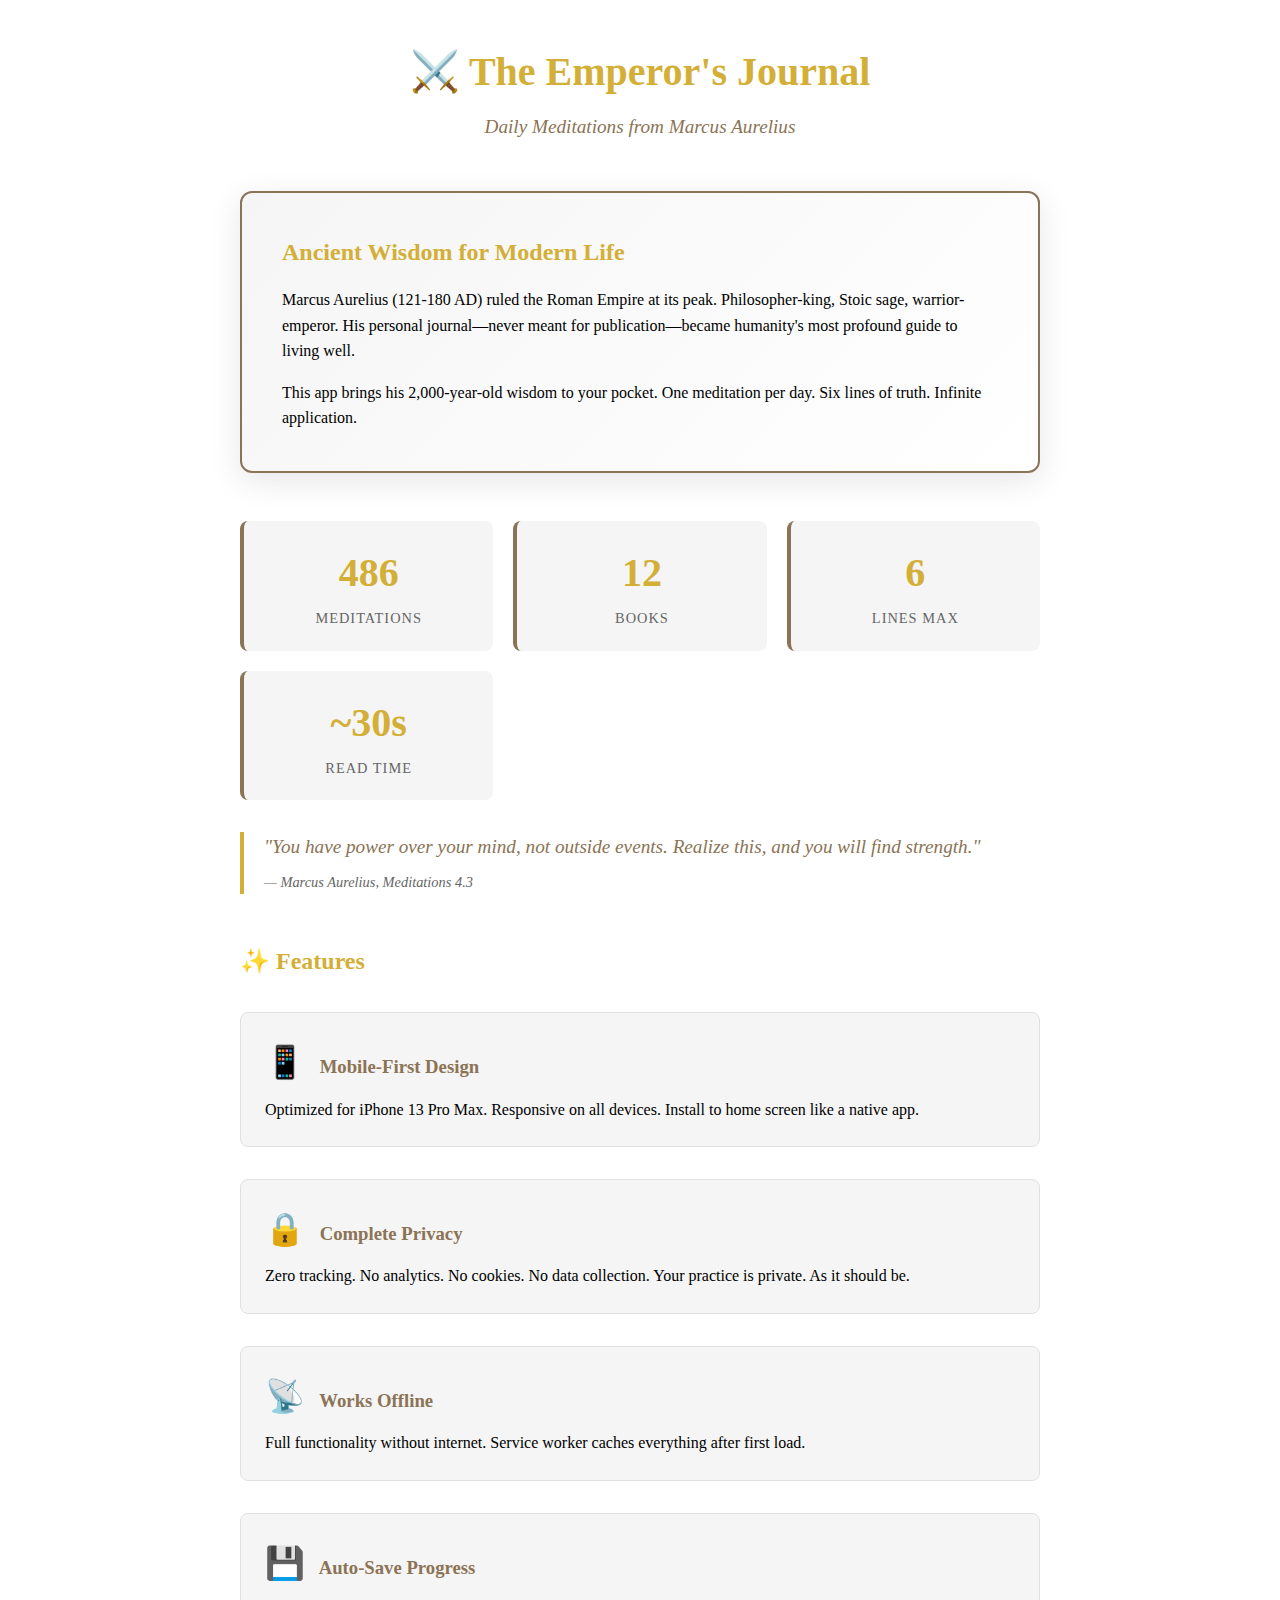
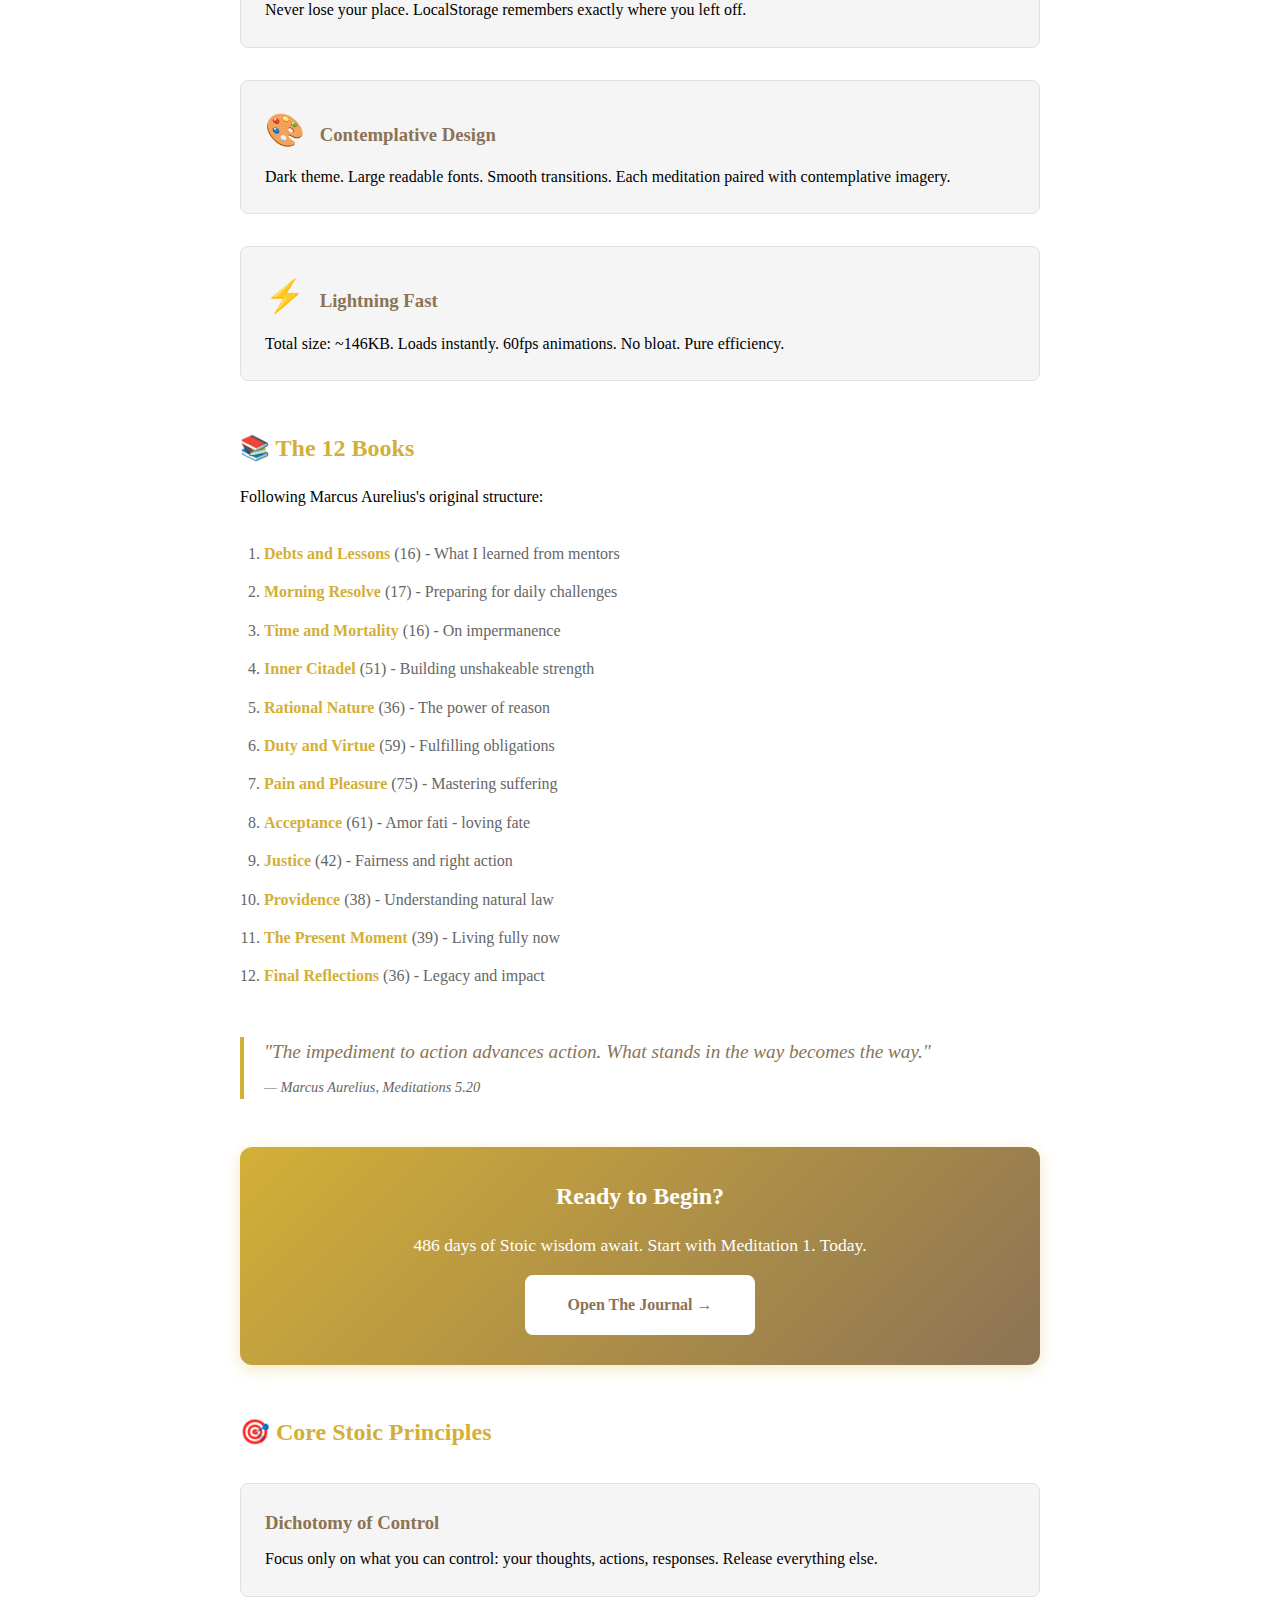
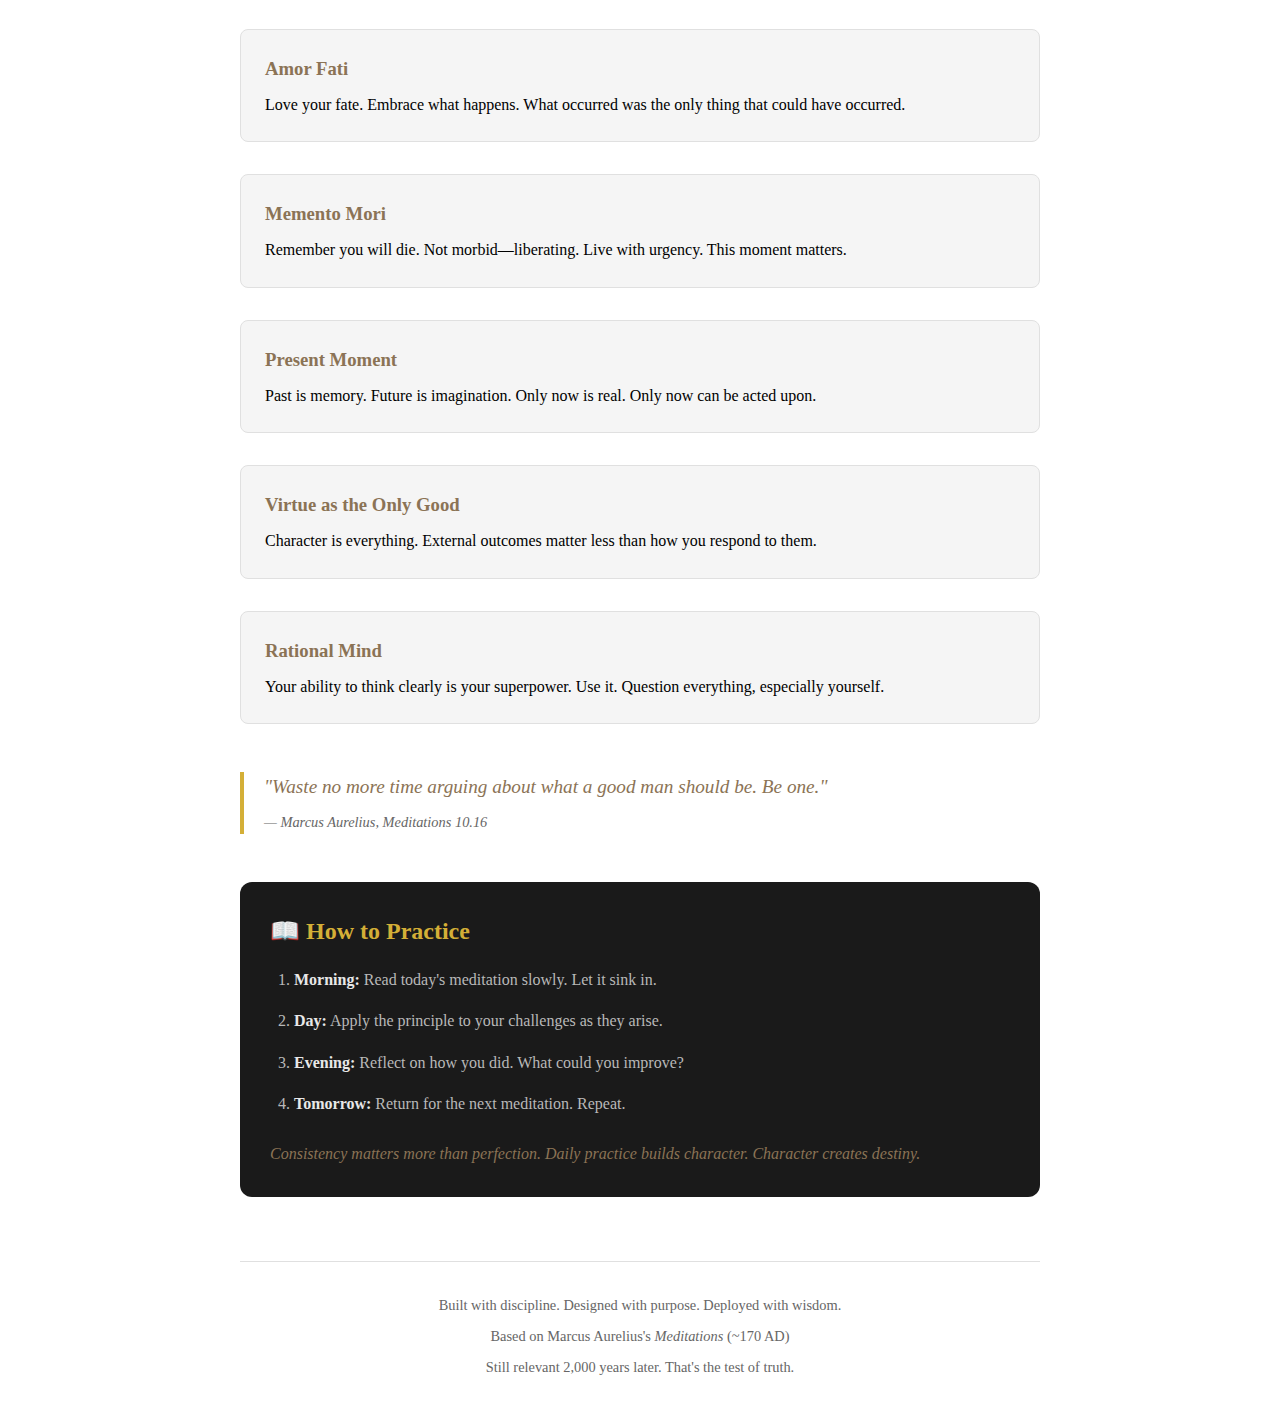
<file: about.html>
<!DOCTYPE html>
<html lang="en">
<head>
    <meta charset="UTF-8">
    <meta name="viewport" content="width=device-width, initial-scale=1.0">
    <title>The Emperor's Journal - About</title>
    <style>
        * {
            margin: 0;
            padding: 0;
            box-sizing: border-box;
        }
        
        body {
            font-family: 'Georgia', serif;
            background: #ffffff;
            color: #000000;
            line-height: 1.6;
            padding: 40px 20px;
        }
        
        .container {
            max-width: 800px;
            margin: 0 auto;
        }
        
        h1 {
            font-size: 2.5rem;
            color: #D4AF37;
            margin-bottom: 0.5rem;
            text-align: center;
        }
        
        .subtitle {
            text-align: center;
            color: #8B7355;
            font-size: 1.2rem;
            margin-bottom: 3rem;
            font-style: italic;
        }
        
        .hero {
            background: linear-gradient(135deg, #f5f5f5 0%, #ffffff 100%);
            padding: 40px;
            border-radius: 12px;
            border: 2px solid #8B7355;
            margin-bottom: 3rem;
            box-shadow: 0 8px 32px rgba(0, 0, 0, 0.1);
        }
        
        .hero h2 {
            color: #D4AF37;
            margin-bottom: 1rem;
        }
        
        .stats {
            display: grid;
            grid-template-columns: repeat(auto-fit, minmax(200px, 1fr));
            gap: 20px;
            margin: 2rem 0;
        }
        
        .stat-card {
            background: #f5f5f5;
            padding: 20px;
            border-radius: 8px;
            border-left: 4px solid #8B7355;
            text-align: center;
        }
        
        .stat-number {
            font-size: 2.5rem;
            color: #D4AF37;
            font-weight: bold;
            display: block;
        }
        
        .stat-label {
            color: #666666;
            font-size: 0.9rem;
            text-transform: uppercase;
            letter-spacing: 1px;
        }
        
        .features {
            margin: 3rem 0;
        }
        
        .feature {
            margin: 2rem 0;
            padding: 1.5rem;
            background: #f5f5f5;
            border-radius: 8px;
            border: 1px solid #e0e0e0;
        }
        
        .feature h3 {
            color: #8B7355;
            margin-bottom: 0.5rem;
        }
        
        .feature-icon {
            font-size: 2rem;
            margin-right: 10px;
        }
        
        .books-list {
            margin: 2rem 0;
            padding-left: 1.5rem;
        }
        
        .books-list li {
            margin: 0.8rem 0;
            color: #666666;
        }
        
        .books-list strong {
            color: #D4AF37;
        }
        
        .cta {
            background: linear-gradient(135deg, #D4AF37 0%, #8B7355 100%);
            padding: 30px;
            border-radius: 12px;
            text-align: center;
            margin: 3rem 0;
            box-shadow: 0 4px 16px rgba(212, 175, 55, 0.3);
        }
        
        .cta h2 {
            color: #ffffff;
            margin-bottom: 1rem;
        }
        
        .cta p {
            color: #ffffff;
            font-size: 1.1rem;
        }
        
        .btn {
            display: inline-block;
            background: #ffffff;
            color: #8B7355;
            padding: 15px 40px;
            border-radius: 8px;
            text-decoration: none;
            font-weight: bold;
            margin-top: 1rem;
            border: 2px solid #ffffff;
            transition: all 0.3s ease;
        }
        
        .btn:hover {
            background: #f5f5f5;
            transform: translateY(-2px);
            box-shadow: 0 4px 12px rgba(0, 0, 0, 0.2);
        }
        
        .quote {
            font-style: italic;
            font-size: 1.2rem;
            color: #8B7355;
            border-left: 4px solid #D4AF37;
            padding-left: 20px;
            margin: 2rem 0;
        }
        
        .quote-author {
            display: block;
            margin-top: 0.5rem;
            font-size: 0.9rem;
            color: #666666;
        }
        
        footer {
            text-align: center;
            margin-top: 4rem;
            padding-top: 2rem;
            border-top: 1px solid #e0e0e0;
            color: #666666;
            font-size: 0.9rem;
        }
        
        @media (max-width: 600px) {
            h1 {
                font-size: 1.8rem;
            }
            
            .hero {
                padding: 20px;
            }
            
            .stats {
                grid-template-columns: 1fr;
            }
        }
    </style>
</head>
<body>
    <div class="container">
        <h1>⚔️ The Emperor's Journal</h1>
        <p class="subtitle">Daily Meditations from Marcus Aurelius</p>
        
        <div class="hero">
            <h2>Ancient Wisdom for Modern Life</h2>
            <p>
                Marcus Aurelius (121-180 AD) ruled the Roman Empire at its peak. 
                Philosopher-king, Stoic sage, warrior-emperor. His personal journal—never 
                meant for publication—became humanity's most profound guide to living well.
            </p>
            <p style="margin-top: 1rem;">
                This app brings his 2,000-year-old wisdom to your pocket. One meditation 
                per day. Six lines of truth. Infinite application.
            </p>
        </div>
        
        <div class="stats">
            <div class="stat-card">
                <span class="stat-number">486</span>
                <span class="stat-label">Meditations</span>
            </div>
            <div class="stat-card">
                <span class="stat-number">12</span>
                <span class="stat-label">Books</span>
            </div>
            <div class="stat-card">
                <span class="stat-number">6</span>
                <span class="stat-label">Lines Max</span>
            </div>
            <div class="stat-card">
                <span class="stat-number">~30s</span>
                <span class="stat-label">Read Time</span>
            </div>
        </div>
        
        <blockquote class="quote">
            "You have power over your mind, not outside events. Realize this, and you will find strength."
            <span class="quote-author">— Marcus Aurelius, Meditations 4.3</span>
        </blockquote>
        
        <div class="features">
            <h2 style="color: #D4AF37; margin-bottom: 1.5rem;">✨ Features</h2>
            
            <div class="feature">
                <h3><span class="feature-icon">📱</span> Mobile-First Design</h3>
                <p>Optimized for iPhone 13 Pro Max. Responsive on all devices. Install to home screen like a native app.</p>
            </div>
            
            <div class="feature">
                <h3><span class="feature-icon">🔒</span> Complete Privacy</h3>
                <p>Zero tracking. No analytics. No cookies. No data collection. Your practice is private. As it should be.</p>
            </div>
            
            <div class="feature">
                <h3><span class="feature-icon">📡</span> Works Offline</h3>
                <p>Full functionality without internet. Service worker caches everything after first load.</p>
            </div>
            
            <div class="feature">
                <h3><span class="feature-icon">💾</span> Auto-Save Progress</h3>
                <p>Never lose your place. LocalStorage remembers exactly where you left off.</p>
            </div>
            
            <div class="feature">
                <h3><span class="feature-icon">🎨</span> Contemplative Design</h3>
                <p>Dark theme. Large readable fonts. Smooth transitions. Each meditation paired with contemplative imagery.</p>
            </div>
            
            <div class="feature">
                <h3><span class="feature-icon">⚡</span> Lightning Fast</h3>
                <p>Total size: ~146KB. Loads instantly. 60fps animations. No bloat. Pure efficiency.</p>
            </div>
        </div>
        
        <div style="margin: 3rem 0;">
            <h2 style="color: #D4AF37; margin-bottom: 1rem;">📚 The 12 Books</h2>
            <p style="margin-bottom: 1rem;">Following Marcus Aurelius's original structure:</p>
            
            <ol class="books-list">
                <li><strong>Debts and Lessons</strong> (16) - What I learned from mentors</li>
                <li><strong>Morning Resolve</strong> (17) - Preparing for daily challenges</li>
                <li><strong>Time and Mortality</strong> (16) - On impermanence</li>
                <li><strong>Inner Citadel</strong> (51) - Building unshakeable strength</li>
                <li><strong>Rational Nature</strong> (36) - The power of reason</li>
                <li><strong>Duty and Virtue</strong> (59) - Fulfilling obligations</li>
                <li><strong>Pain and Pleasure</strong> (75) - Mastering suffering</li>
                <li><strong>Acceptance</strong> (61) - Amor fati - loving fate</li>
                <li><strong>Justice</strong> (42) - Fairness and right action</li>
                <li><strong>Providence</strong> (38) - Understanding natural law</li>
                <li><strong>The Present Moment</strong> (39) - Living fully now</li>
                <li><strong>Final Reflections</strong> (36) - Legacy and impact</li>
            </ol>
        </div>
        
        <blockquote class="quote">
            "The impediment to action advances action. What stands in the way becomes the way."
            <span class="quote-author">— Marcus Aurelius, Meditations 5.20</span>
        </blockquote>
        
        <div class="cta">
            <h2>Ready to Begin?</h2>
            <p>486 days of Stoic wisdom await. Start with Meditation 1. Today.</p>
            <a href="index.html" class="btn">Open The Journal →</a>
        </div>
        
        <div style="margin: 3rem 0;">
            <h2 style="color: #D4AF37; margin-bottom: 1rem;">🎯 Core Stoic Principles</h2>
            
            <div class="feature">
                <h3>Dichotomy of Control</h3>
                <p>Focus only on what you can control: your thoughts, actions, responses. Release everything else.</p>
            </div>
            
            <div class="feature">
                <h3>Amor Fati</h3>
                <p>Love your fate. Embrace what happens. What occurred was the only thing that could have occurred.</p>
            </div>
            
            <div class="feature">
                <h3>Memento Mori</h3>
                <p>Remember you will die. Not morbid—liberating. Live with urgency. This moment matters.</p>
            </div>
            
            <div class="feature">
                <h3>Present Moment</h3>
                <p>Past is memory. Future is imagination. Only now is real. Only now can be acted upon.</p>
            </div>
            
            <div class="feature">
                <h3>Virtue as the Only Good</h3>
                <p>Character is everything. External outcomes matter less than how you respond to them.</p>
            </div>
            
            <div class="feature">
                <h3>Rational Mind</h3>
                <p>Your ability to think clearly is your superpower. Use it. Question everything, especially yourself.</p>
            </div>
        </div>
        
        <blockquote class="quote">
            "Waste no more time arguing about what a good man should be. Be one."
            <span class="quote-author">— Marcus Aurelius, Meditations 10.16</span>
        </blockquote>
        
        <div style="background: #1a1a1a; padding: 30px; border-radius: 12px; margin: 3rem 0;">
            <h2 style="color: #D4AF37; margin-bottom: 1rem;">📖 How to Practice</h2>
            
            <ol style="padding-left: 1.5rem; color: #b8b8b8;">
                <li style="margin: 1rem 0;"><strong style="color: #e8e8e8;">Morning:</strong> Read today's meditation slowly. Let it sink in.</li>
                <li style="margin: 1rem 0;"><strong style="color: #e8e8e8;">Day:</strong> Apply the principle to your challenges as they arise.</li>
                <li style="margin: 1rem 0;"><strong style="color: #e8e8e8;">Evening:</strong> Reflect on how you did. What could you improve?</li>
                <li style="margin: 1rem 0;"><strong style="color: #e8e8e8;">Tomorrow:</strong> Return for the next meditation. Repeat.</li>
            </ol>
            
            <p style="margin-top: 1.5rem; color: #8B7355; font-style: italic;">
                Consistency matters more than perfection. Daily practice builds character. Character creates destiny.
            </p>
        </div>
        
        <footer>
            <p>Built with discipline. Designed with purpose. Deployed with wisdom.</p>
            <p style="margin-top: 0.5rem;">Based on Marcus Aurelius's <em>Meditations</em> (~170 AD)</p>
            <p style="margin-top: 0.5rem;">Still relevant 2,000 years later. That's the test of truth.</p>
        </footer>
    </div>
</body>
</html>
</file>
